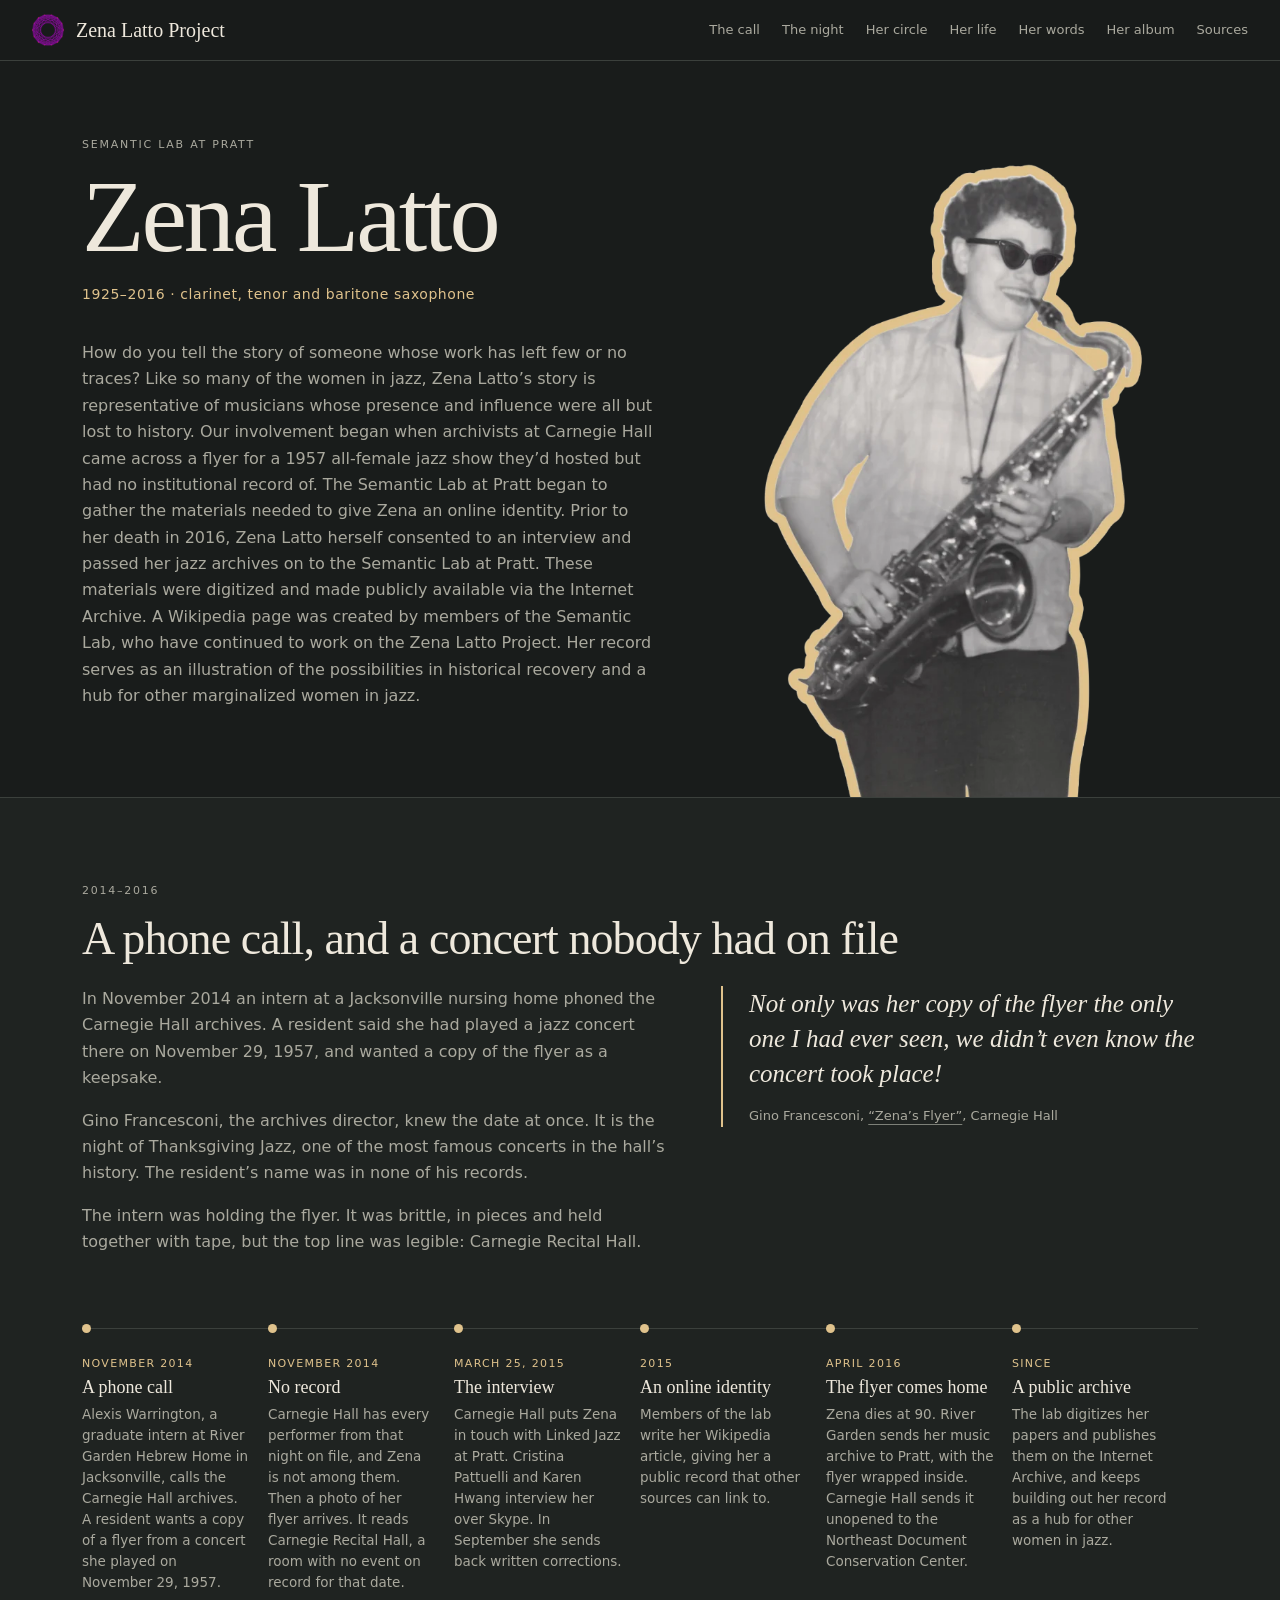
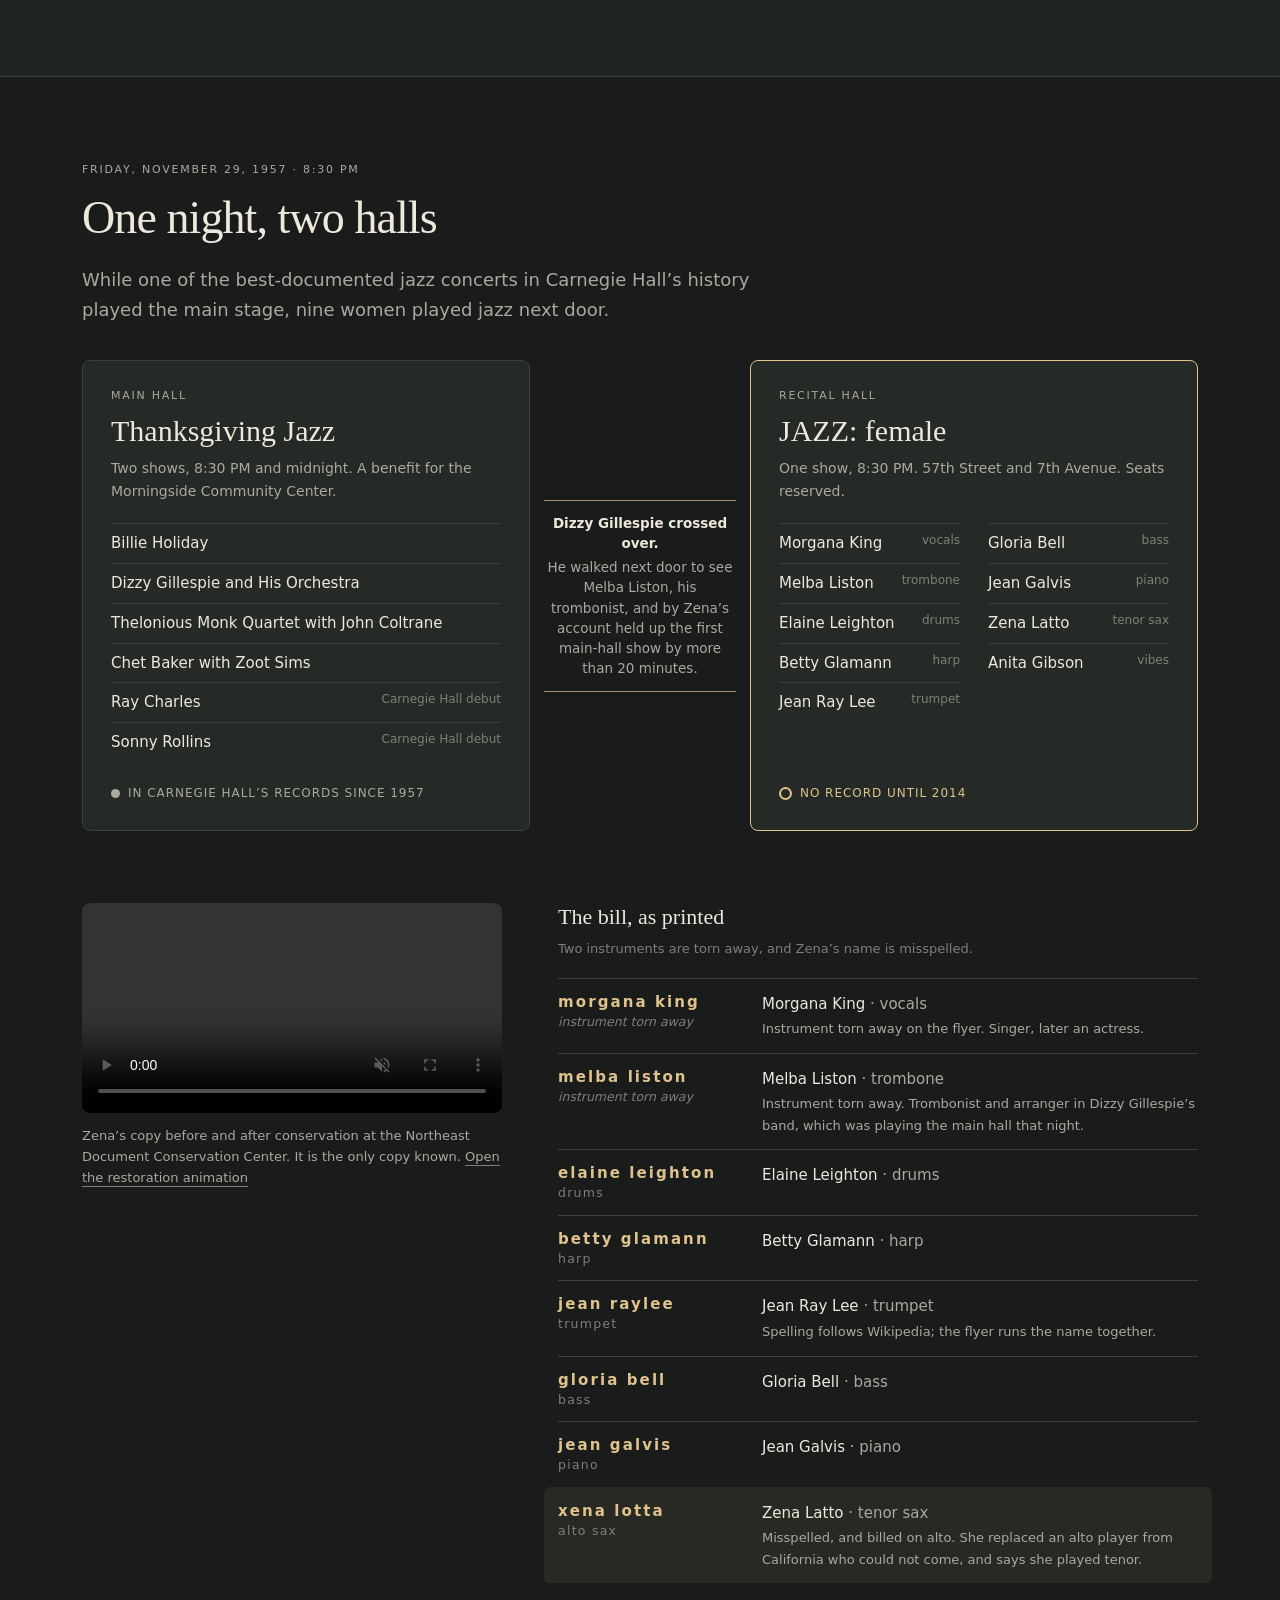
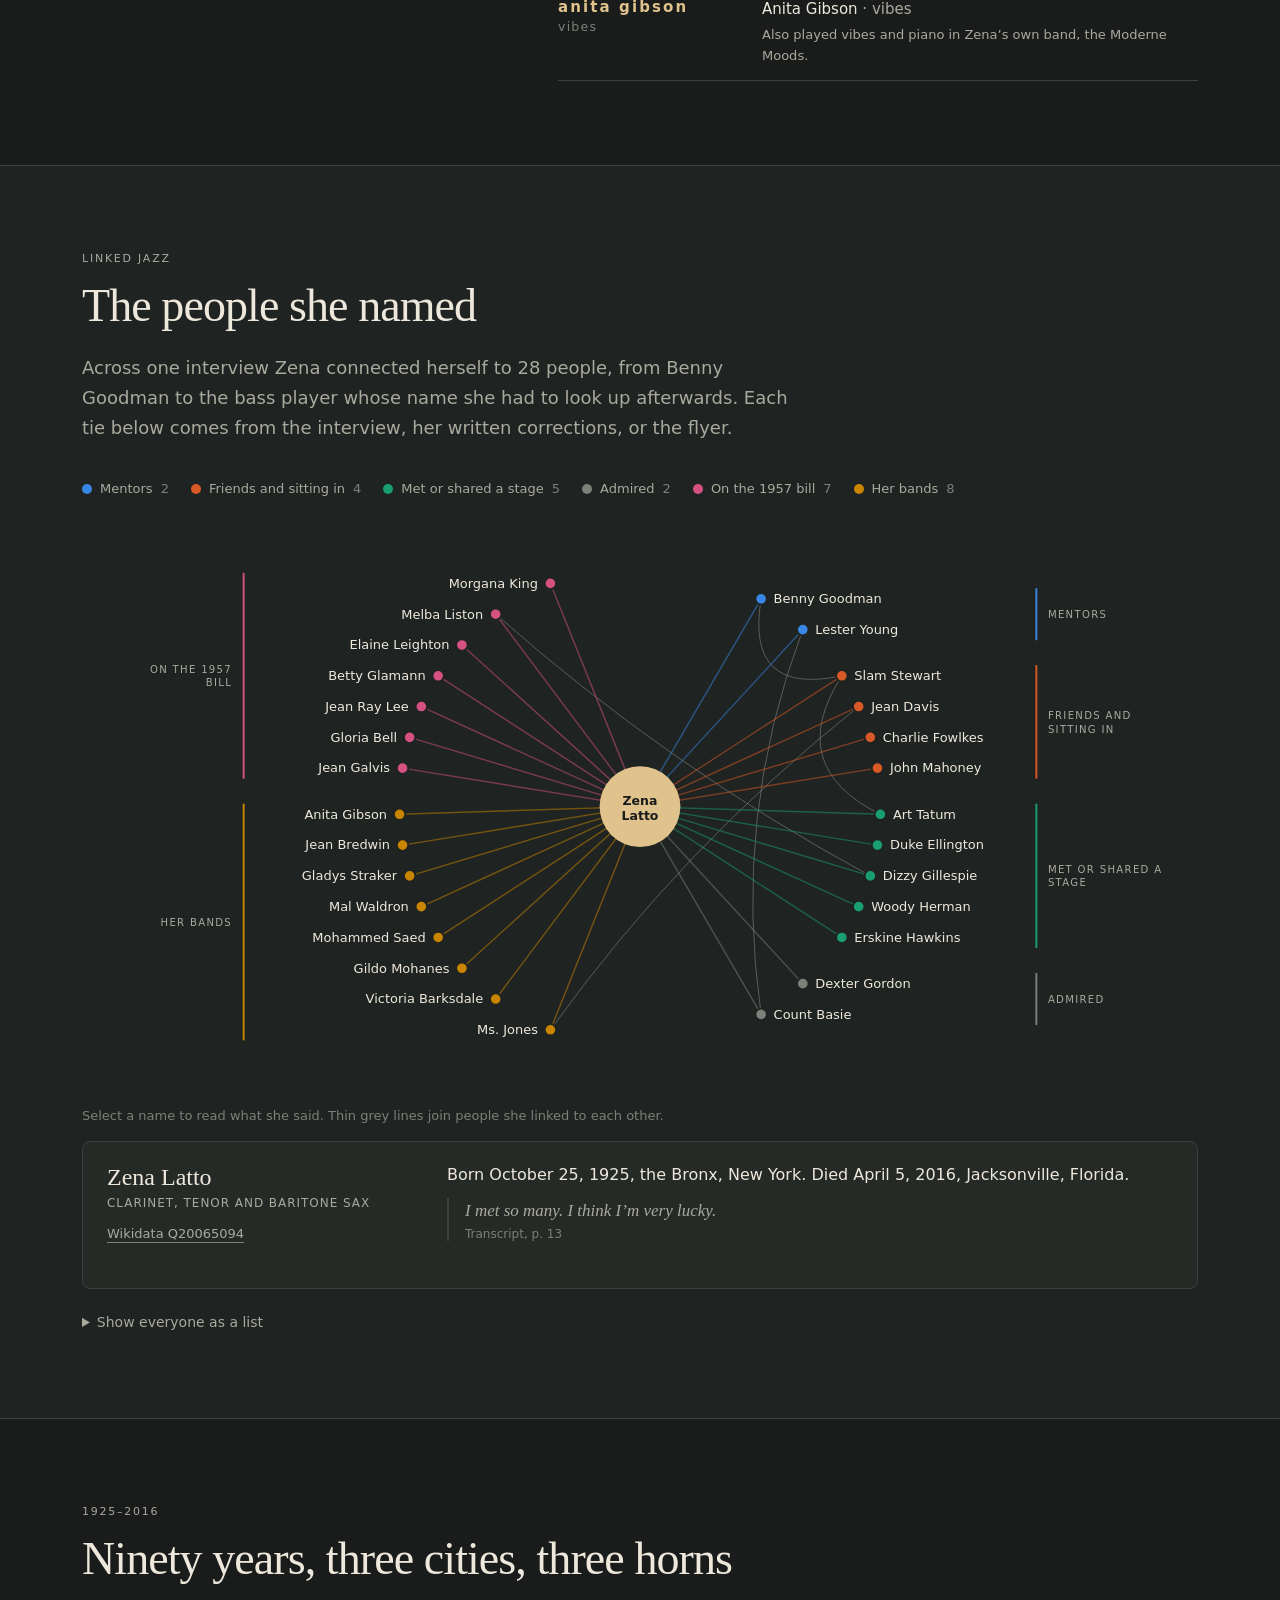
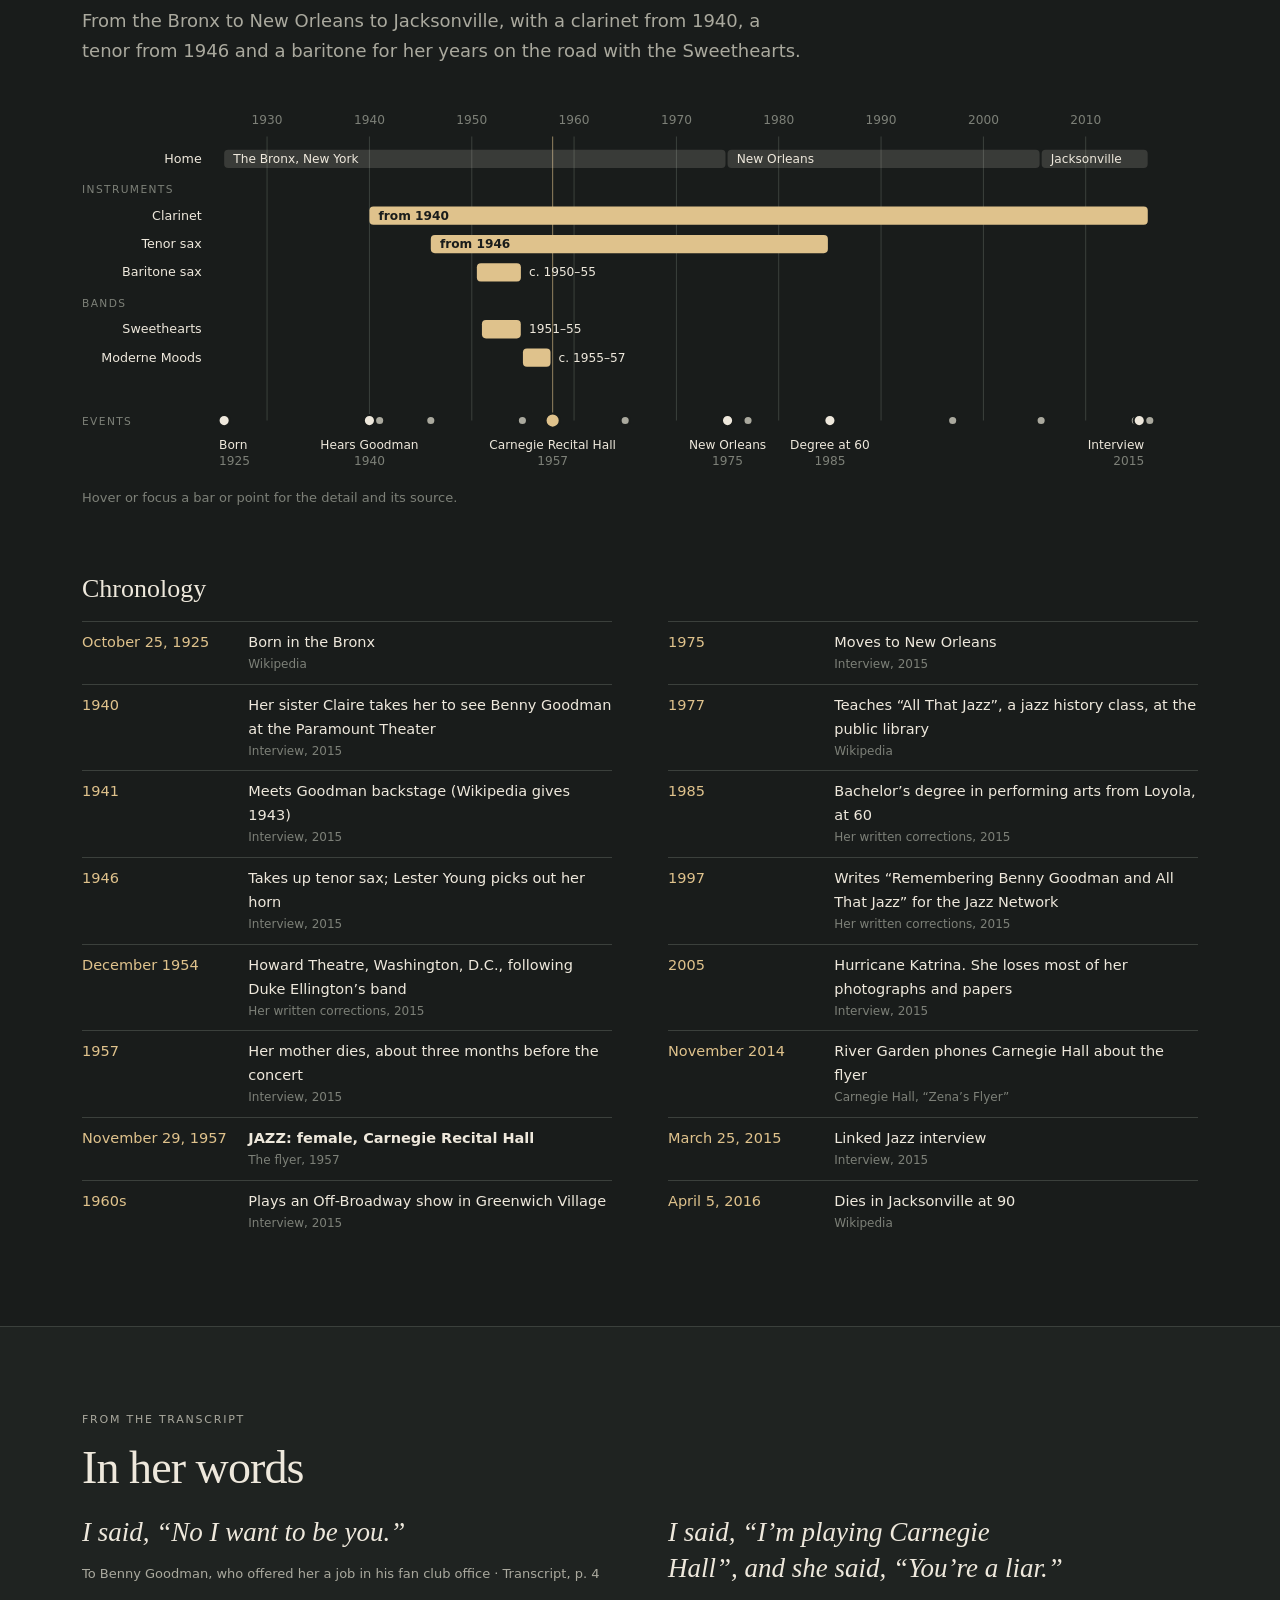
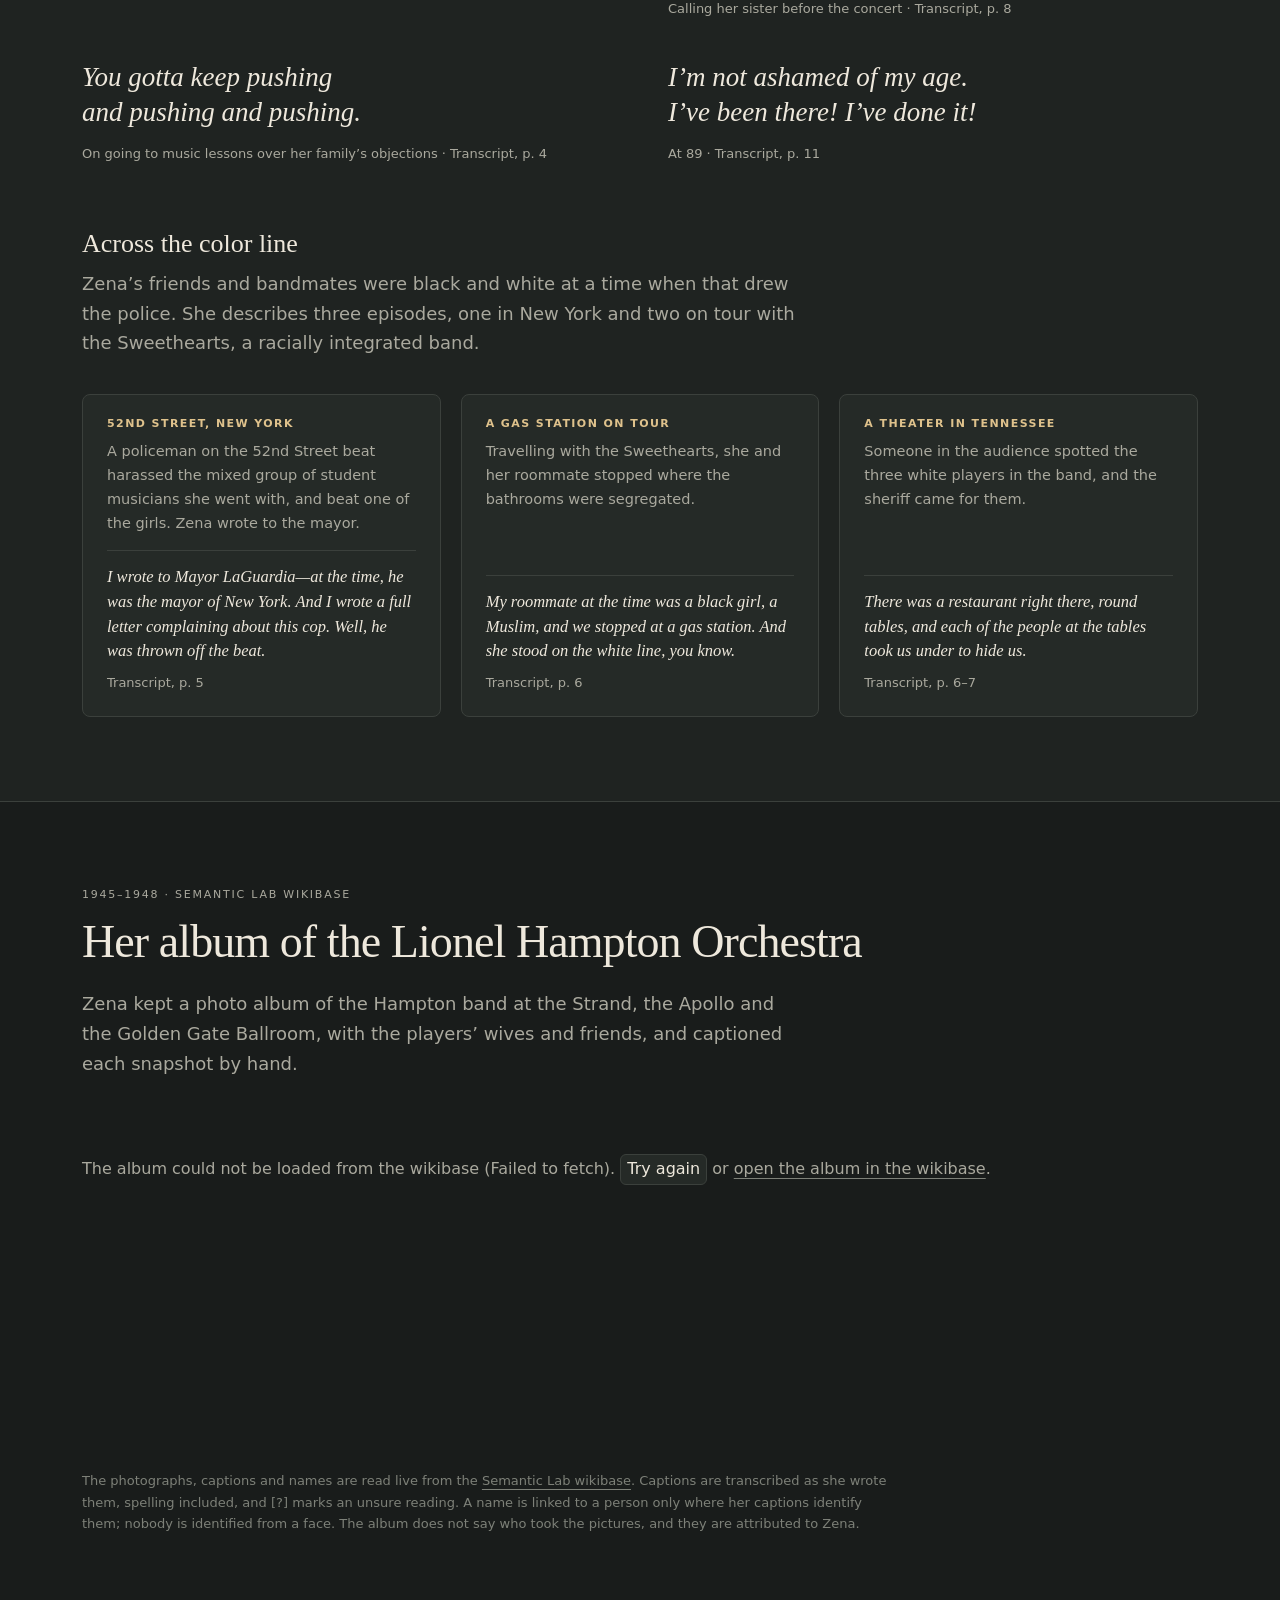
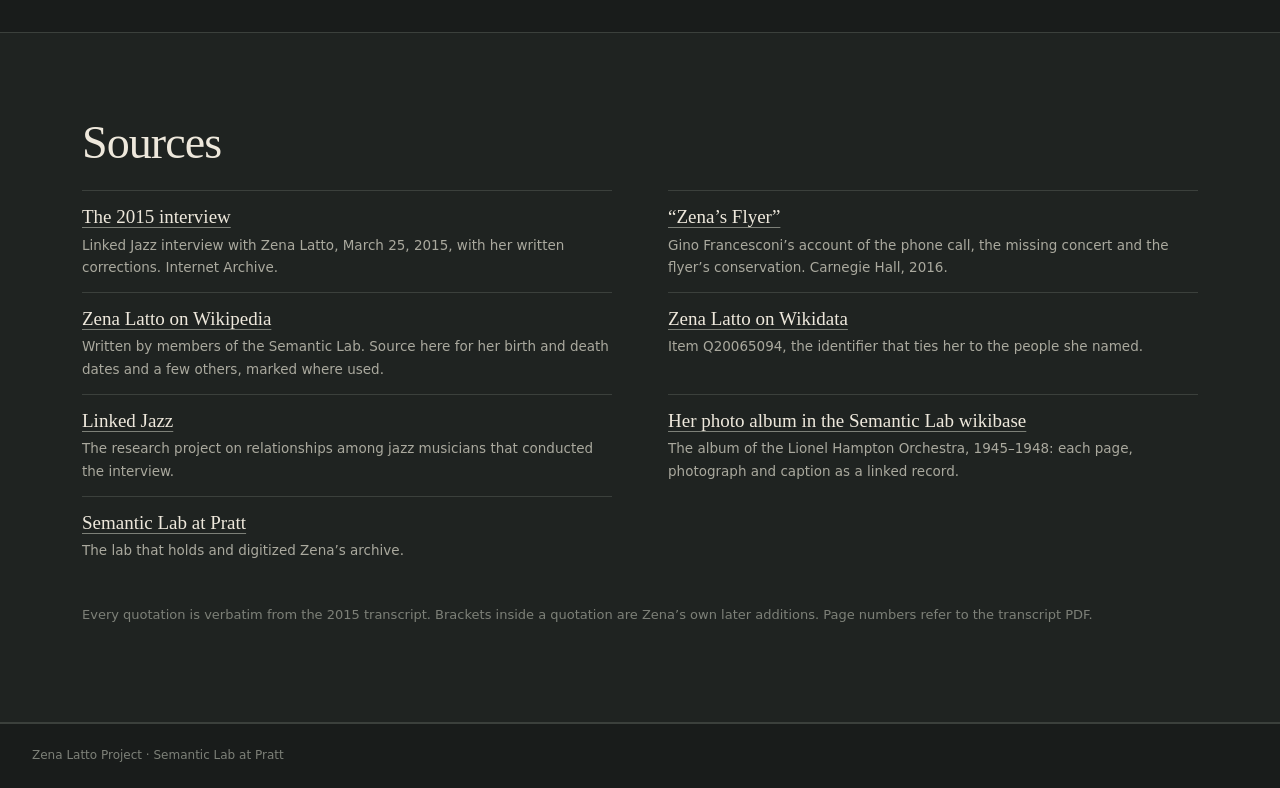
<file: index.html>
<!doctype html>
<html lang="en">
<head>
  <meta charset="utf-8">
  <meta name="viewport" content="width=device-width, initial-scale=1">
  <meta name="color-scheme" content="dark">
  <meta name="description" content="Zena Latto (1925–2016) played clarinet and saxophone with the International Sweethearts of Rhythm and at Carnegie Recital Hall in 1957. The Semantic Lab at Pratt is recovering her record.">
  <title>Zena Latto Project — Semantic Lab at Pratt</title>
  <link rel="stylesheet" href="assets/site.css">
</head>
<body>
  <a class="skip" href="#main">Skip to content</a>

  <header class="top">
    <div class="brand-group">
      <a class="logo" href="https://semlab.io/"><img src="assets/semlab-logo.png" width="32" height="32" alt="Semantic Lab at Pratt"></a>
      <a class="brand" href="#top">Zena Latto Project</a>
    </div>
    <nav aria-label="Sections">
      <a href="#recovery">The call</a>
      <a href="#night">The night</a>
      <a href="#circle">Her circle</a>
      <a href="#life">Her life</a>
      <a href="#words">Her words</a>
      <a href="#album">Her album</a>
      <a href="#sources">Sources</a>
    </nav>
  </header>

  <main id="main">
    <section class="hero" id="top">
      <div class="hero-text">
        <p class="eyebrow">Semantic Lab at Pratt</p>
        <h1>Zena Latto</h1>
        <p class="dates">1925–2016 · clarinet, tenor and baritone saxophone</p>
        <p class="description">How do you tell the story of someone whose work has left few or no traces? Like so many of the women in jazz, Zena Latto’s story is representative of musicians whose presence and influence were all but lost to history. Our involvement began when archivists at Carnegie Hall came across a flyer for a 1957 all-female jazz show they’d hosted but had no institutional record of. The Semantic Lab at Pratt began to gather the materials needed to give Zena an online identity. Prior to her death in 2016, Zena Latto herself consented to an interview and passed her jazz archives on to the Semantic Lab at Pratt. These materials were digitized and made publicly available via the Internet Archive. A Wikipedia page was created by members of the Semantic Lab, who have continued to work on the Zena Latto Project. Her record serves as an illustration of the possibilities in historical recovery and a hub for other marginalized women in jazz.</p>
      </div>
      <figure class="hero-art">
        <img src="restoration/latto-glint-gold.webp" width="613" height="1080" alt="Zena Latto in cat-eye sunglasses, playing a tenor saxophone">
      </figure>
    </section>

    <section id="recovery" class="band">
      <div class="wrap">
        <p class="eyebrow">2014–2016</p>
        <h2>A phone call, and a concert nobody had on file</h2>
        <div class="two-col">
          <div class="prose">
            <p>In November 2014 an intern at a Jacksonville nursing home phoned the Carnegie Hall archives. A resident said she had played a jazz concert there on November 29, 1957, and wanted a copy of the flyer as a keepsake.</p>
            <p>Gino Francesconi, the archives director, knew the date at once. It is the night of Thanksgiving Jazz, one of the most famous concerts in the hall’s history. The resident’s name was in none of his records.</p>
            <p>The intern was holding the flyer. It was brittle, in pieces and held together with tape, but the top line was legible: Carnegie Recital Hall.</p>
          </div>
          <blockquote class="pull">
            <p>Not only was her copy of the flyer the only one I had ever seen, we didn’t even know the concert took place!</p>
            <footer>Gino Francesconi, <a id="link-carnegie-quote" href="#">“Zena’s Flyer”</a>, Carnegie Hall</footer>
          </blockquote>
        </div>
        <ol class="steps" id="steps" aria-label="How the record was recovered"></ol>
      </div>
    </section>

    <section id="night">
      <div class="wrap">
        <p class="eyebrow">Friday, November 29, 1957 · 8:30 PM</p>
        <h2>One night, two halls</h2>
        <p class="section-lead">While one of the best-documented jazz concerts in Carnegie Hall’s history played the main stage, nine women played jazz next door.</p>

        <div class="halls">
          <article class="hall">
            <p class="hall-kind">Main hall</p>
            <h3>Thanksgiving Jazz</h3>
            <p class="hall-meta">Two shows, 8:30 PM and midnight. A benefit for the Morningside Community Center.</p>
            <ul class="bill" id="main-bill"></ul>
            <p class="status status-kept">In Carnegie Hall’s records since 1957</p>
          </article>

          <div class="crossing" aria-label="What connected the two halls">
            <span class="crossing-line" aria-hidden="true"></span>
            <p><strong>Dizzy Gillespie crossed over.</strong> He walked next door to see Melba Liston, his trombonist, and by Zena’s account held up the first main-hall show by more than 20 minutes.</p>
            <span class="crossing-line" aria-hidden="true"></span>
          </div>

          <article class="hall hall-recital">
            <p class="hall-kind">Recital hall</p>
            <h3>JAZZ: female</h3>
            <p class="hall-meta">One show, 8:30 PM. 57th Street and 7th Avenue. Seats reserved.</p>
            <ul class="bill bill-two" id="recital-bill"></ul>
            <p class="status status-lost">No record until 2014</p>
          </article>
        </div>

        <div class="flyer-row">
          <figure class="flyer">
            <video id="flyer-video" src="restoration/restoration-tween.mp4" width="1080" height="1620" muted loop playsinline preload="metadata" aria-label="The torn flyer for JAZZ: female dissolving into its conserved state"></video>
            <figcaption>Zena’s copy before and after conservation at the Northeast Document Conservation Center. It is the only copy known. <a href="restoration/index.html">Open the restoration animation</a></figcaption>
          </figure>
          <div class="lineup-block">
            <h3>The bill, as printed</h3>
            <p class="note">Two instruments are torn away, and Zena’s name is misspelled.</p>
            <ol class="lineup" id="lineup"></ol>
          </div>
        </div>
      </div>
    </section>

    <section id="circle" class="band">
      <div class="wrap">
        <p class="eyebrow">Linked Jazz</p>
        <h2>The people she named</h2>
        <p class="section-lead">Across one interview Zena connected herself to 28 people, from Benny Goodman to the bass player whose name she had to look up afterwards. Each tie below comes from the interview, her written corrections, or the flyer.</p>

        <ul class="legend" id="net-legend" aria-label="Relationship types"></ul>
        <div class="chart-scroll">
          <div class="chart" id="network" role="group" aria-label="Network of the people Zena Latto named"></div>
        </div>
        <p class="hint"><span class="narrow">Scroll sideways to see the whole chart. </span>Select a name to read what she said. Thin grey lines join people she linked to each other.</p>
        <div class="detail" id="net-detail" aria-live="polite"></div>

        <details class="table-view">
          <summary>Show everyone as a list</summary>
          <div id="net-list"></div>
        </details>
      </div>
    </section>

    <section id="life">
      <div class="wrap">
        <p class="eyebrow">1925–2016</p>
        <h2>Ninety years, three cities, three horns</h2>
        <p class="section-lead">From the Bronx to New Orleans to Jacksonville, with a clarinet from 1940, a tenor from 1946 and a baritone for her years on the road with the Sweethearts.</p>

        <div class="chart-scroll">
          <div class="chart chart-timeline" id="timeline" role="group" aria-label="Timeline of Zena Latto’s life"></div>
        </div>
        <p class="hint"><span class="narrow">Scroll sideways to see the whole chart. </span>Hover or focus a bar or point for the detail and its source.</p>

        <h3 class="sub">Chronology</h3>
        <ol class="chrono" id="chrono"></ol>
      </div>
    </section>

    <section id="words" class="band">
      <div class="wrap">
        <p class="eyebrow">From the transcript</p>
        <h2>In her words</h2>
        <div class="quotes" id="quotes"></div>

        <h3 class="sub">Across the color line</h3>
        <p class="section-lead">Zena’s friends and bandmates were black and white at a time when that drew the police. She describes three episodes, one in New York and two on tour with the Sweethearts, a racially integrated band.</p>
        <div class="road" id="road"></div>
      </div>
    </section>

    <section id="album">
      <div class="wrap">
        <p class="eyebrow">1945–1948 · Semantic Lab wikibase</p>
        <h2>Her album of the Lionel Hampton Orchestra</h2>
        <p class="section-lead">Zena kept a photo album of the Hampton band at the Strand, the Apollo and the Golden Gate Ballroom, with the players’ wives and friends, and captioned each snapshot by hand. <span id="album-count"></span></p>

        <div id="album-app"></div>

        <p class="note album-note">The photographs, captions and names are read live from the <a href="https://base.semlab.io/wiki/Item:Q40390">Semantic Lab wikibase</a>. Captions are transcribed as she wrote them, spelling included, and [?] marks an unsure reading. A name is linked to a person only where her captions identify them; nobody is identified from a face. The album does not say who took the pictures, and they are attributed to Zena.</p>
      </div>
    </section>

    <section id="sources" class="band">
      <div class="wrap">
        <h2>Sources</h2>
        <ul class="sources" id="source-list"></ul>
        <p class="note">Every quotation is verbatim from the 2015 transcript. Brackets inside a quotation are Zena’s own later additions. Page numbers refer to the transcript PDF.</p>
      </div>
    </section>
  </main>

  <footer class="foot">
    <span>Zena Latto Project · Semantic Lab at Pratt</span>
  </footer>

  <noscript><p class="noscript">The charts and the photo album on this page need JavaScript. The interview transcript is in the transcript folder.</p></noscript>
  <script src="data/latto.js"></script>
  <script src="assets/site.js"></script>
  <script src="assets/album.js"></script>
</body>
</html>
</file>
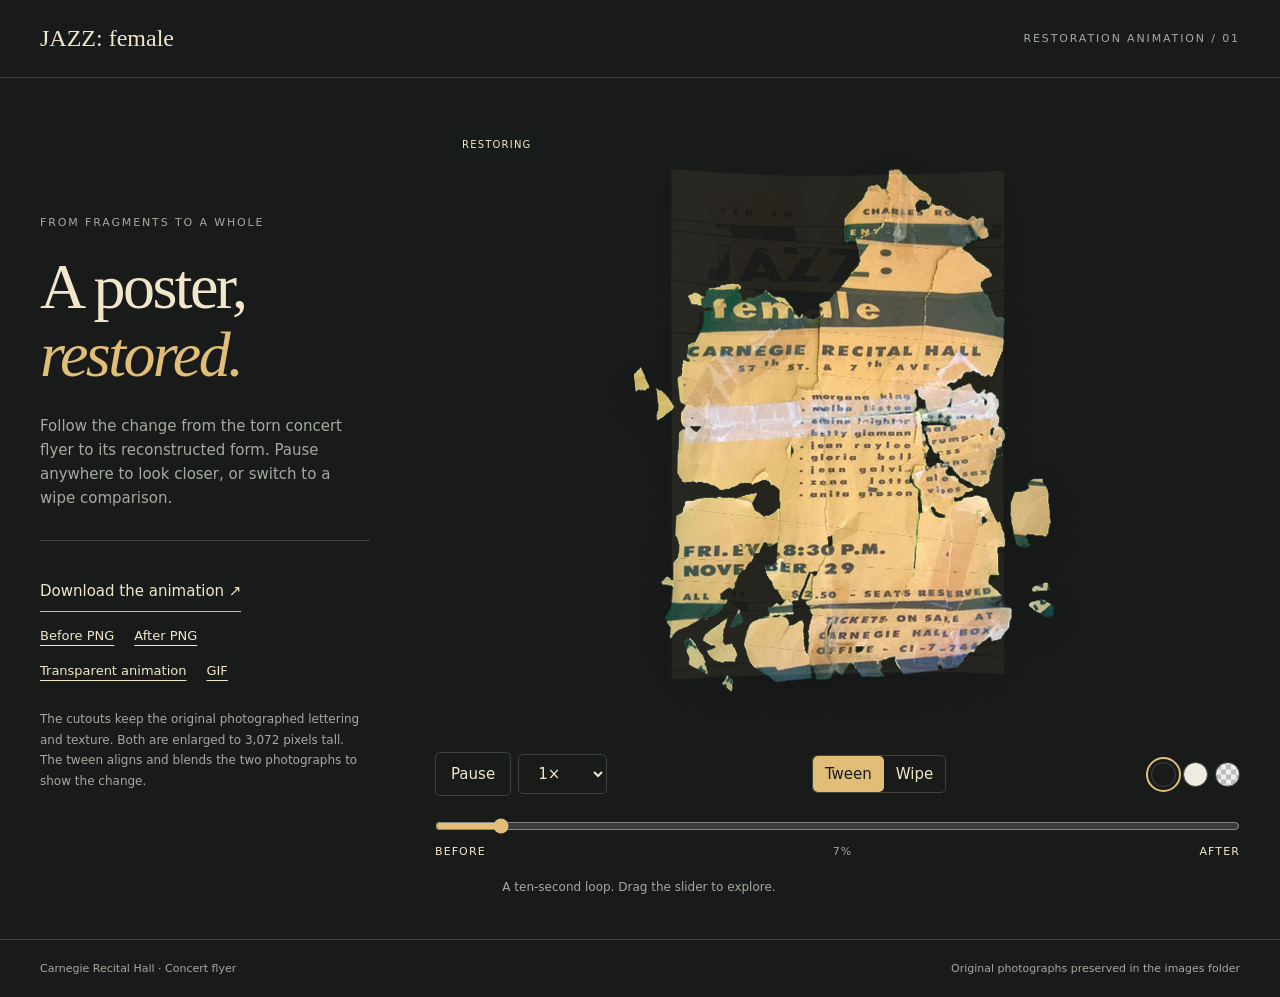
<file: restoration/index.html>
<!doctype html>
<html lang="en">
<head>
  <meta charset="utf-8">
  <meta name="viewport" content="width=device-width, initial-scale=1">
  <meta name="color-scheme" content="dark light">
  <title>JAZZ: female — Restoration animation</title>
  <style>
    :root{color-scheme:dark;--bg:#181b1a;--text:#f2e6ca;--muted:#a4aaa0;--line:#3c433c;--gold:#e2bd78}
    *{box-sizing:border-box}body{margin:0;background:var(--bg);color:var(--text);font:15px/1.6 system-ui,-apple-system,sans-serif}
    a{color:inherit;text-underline-offset:5px}button,select,input{font:inherit}button,select{color:var(--text);background:transparent;border:1px solid var(--line);border-radius:5px;padding:9px 15px;cursor:pointer}button:hover,a:hover{color:var(--gold);border-color:var(--gold)}button:focus-visible,select:focus-visible,input:focus-visible,a:focus-visible{outline:2px solid var(--gold);outline-offset:5px}
    header{max-width:1440px;margin:auto;padding:25px 40px;border-bottom:1px solid var(--line);display:flex;justify-content:space-between;gap:20px;align-items:center}.brand{font:24px Georgia,serif}.eyebrow{font-size:11px;letter-spacing:.17em;text-transform:uppercase;color:var(--muted)}main{max-width:1280px;margin:auto;padding:42px 40px;display:grid;grid-template-columns:330px minmax(0,1fr);gap:65px;align-items:center}h1{font:clamp(42px,5vw,66px)/1.05 Georgia,serif;font-weight:400;letter-spacing:-.04em;margin:22px 0 26px}h1 em{font-weight:400;color:var(--gold)}p{color:var(--muted);max-width:34em}.rule{height:1px;background:var(--line);margin:30px 0}.download{display:inline-block;text-decoration:none;border-bottom:1px solid var(--gold);padding:8px 0;color:var(--text)}.asset-links{display:flex;flex-wrap:wrap;gap:8px 20px;margin-top:14px;font-size:13px}.note{font-size:12px;line-height:1.7;margin-top:28px}.viewer{min-width:0}.stage{position:relative;display:flex;justify-content:center;align-items:center;border-radius:8px;overflow:hidden;min-height:200px;transition:background .2s}.stage[data-bg="light"]{background:#efebe1}.stage[data-bg="checker"]{background-color:#ddd;background-image:conic-gradient(#bbb 25%,transparent 0 50%,#bbb 0 75%,transparent 0);background-size:24px 24px}canvas{display:block;width:100%;max-width:min(100%,calc(68vh * 1000 / 1360));height:auto;aspect-ratio:1000/1360;filter:drop-shadow(0 12px 15px #0002)}.stage-label{position:absolute;left:18px;top:12px;border-radius:3px;background:#181b1adb;color:#f2e6ca;font-size:10px;letter-spacing:.12em;padding:5px 9px;text-transform:uppercase}.toolbar{display:flex;gap:12px;justify-content:space-between;align-items:center;margin-top:20px;flex-wrap:wrap}.group{display:flex;gap:7px;align-items:center}.segmented{display:flex;border:1px solid var(--line);border-radius:5px}.segmented button{border:0;padding:6px 12px}.segmented button[aria-pressed="true"]{background:var(--gold);color:#181b1a}.swatch{width:25px;height:25px;border-radius:50%;padding:0}.swatch[aria-pressed="true"]{outline:2px solid var(--gold);outline-offset:3px}.dark{background:#181b1a}.light{background:#efebe1}.checker{background:repeating-conic-gradient(#bbb 0 25%,#eee 0 50%) 0/10px 10px}.timeline{margin-top:18px}input[type=range]{display:block;width:100%;accent-color:var(--gold);cursor:ew-resize;margin:0;height:24px}.endpoints{display:flex;justify-content:space-between;align-items:center;color:var(--muted);font-size:11px;letter-spacing:.1em}.endpoints button{border:0;padding:5px 0;font-size:11px;letter-spacing:.1em}.caption{font-size:12px;text-align:center;color:var(--muted);margin:12px 0 0}.error{color:#f5b09b}.sr-only{position:absolute;width:1px;height:1px;padding:0;margin:-1px;overflow:hidden;clip:rect(0,0,0,0);white-space:nowrap;border:0}footer{max-width:1440px;margin:auto;padding:20px 40px;border-top:1px solid var(--line);font-size:11px;color:var(--muted);display:flex;justify-content:space-between;gap:20px}
    @media(max-width:800px){header{padding:18px 22px}main{padding:28px 22px;grid-template-columns:1fr;gap:26px}.intro h1{font-size:42px;margin:14px 0}.intro h1 br{display:none}.intro p{margin:12px 0}.rule{margin:20px 0}.asset-links{margin-top:6px}.note{margin-top:16px!important}.eyebrow{font-size:10px}canvas{max-width:min(100%,calc(65vh * 1000 / 1360))}footer{padding:20px 22px;flex-wrap:wrap}.toolbar{gap:15px}.group{gap:10px}}
    @media(prefers-reduced-motion:reduce){*{transition:none!important}}
  </style>
</head>
<body>
  <header><div class="brand">JAZZ: female</div><span class="eyebrow">Restoration animation / 01</span></header>
  <main>
    <div class="intro">
      <div class="eyebrow">From fragments to a whole</div>
      <h1>A poster,<br> <em>restored.</em></h1>
      <p>Follow the change from the torn concert flyer to its reconstructed form. Pause anywhere to look closer, or switch to a wipe comparison.</p>
      <div class="rule"></div>
      <a class="download" href="restoration-tween.mp4" download>Download the animation <span aria-hidden="true">↗</span></a>
      <div class="asset-links"><a href="flyer-before-upscaled.png" download>Before PNG</a><a href="flyer-after-upscaled.png" download>After PNG</a></div>
      <div class="asset-links"><a href="restoration-tween-transparent.webp" download>Transparent animation</a><a href="restoration-tween.gif" download>GIF</a></div>
      <p class="note">The cutouts keep the original photographed lettering and texture. Both are enlarged to 3,072 pixels tall. The tween aligns and blends the two photographs to show the change.</p>
    </div>
    <section class="viewer" aria-label="Interactive poster restoration">
      <div class="stage" id="stage" data-bg="dark">
        <canvas id="poster" width="1000" height="1360" role="img" aria-label="Animated comparison of the torn and reconstructed jazz concert posters">Open the <a href="restoration-tween.mp4">restoration video</a> to view the animation.</canvas>
        <span class="stage-label" id="phase">Loading posters…</span>
      </div>
      <div class="toolbar">
        <div class="group"><button id="play" type="button" disabled>Play</button><label class="sr-only" for="speed">Playback speed</label><select id="speed"><option value="0.5">0.5×</option><option value="1" selected>1×</option><option value="2">2×</option></select></div>
        <div class="segmented" aria-label="Comparison mode"><button id="tween" type="button" aria-pressed="true">Tween</button><button id="wipe" type="button" aria-pressed="false">Wipe</button></div>
        <div class="group" aria-label="Preview background"><button class="swatch dark" data-bg="dark" type="button" aria-label="Dark background" aria-pressed="true"></button><button class="swatch light" data-bg="light" type="button" aria-label="Light background" aria-pressed="false"></button><button class="swatch checker" data-bg="checker" type="button" aria-label="Transparency checkerboard" aria-pressed="false"></button></div>
      </div>
      <div class="timeline"><label class="sr-only" for="progress">Restoration progress</label><input id="progress" type="range" min="0" max="1000" step="1" value="0" aria-valuetext="Before restoration"><div class="endpoints"><button id="before" type="button">BEFORE</button><output id="percent" for="progress">0%</output><button id="after" type="button">AFTER</button></div></div>
      <p class="caption" id="caption">A ten-second loop. Drag the slider to explore.</p>
      <noscript><p><a href="restoration-tween.mp4">Watch the video</a> or <a href="restoration-tween.gif">open the looping GIF</a>.</p></noscript>
    </section>
  </main>
  <footer><span>Carnegie Recital Hall · Concert flyer</span><span>Original photographs preserved in the images folder</span></footer>
  <script src="tween-config.js"></script>
  <script src="preview.js"></script>
</body>
</html>
</file>
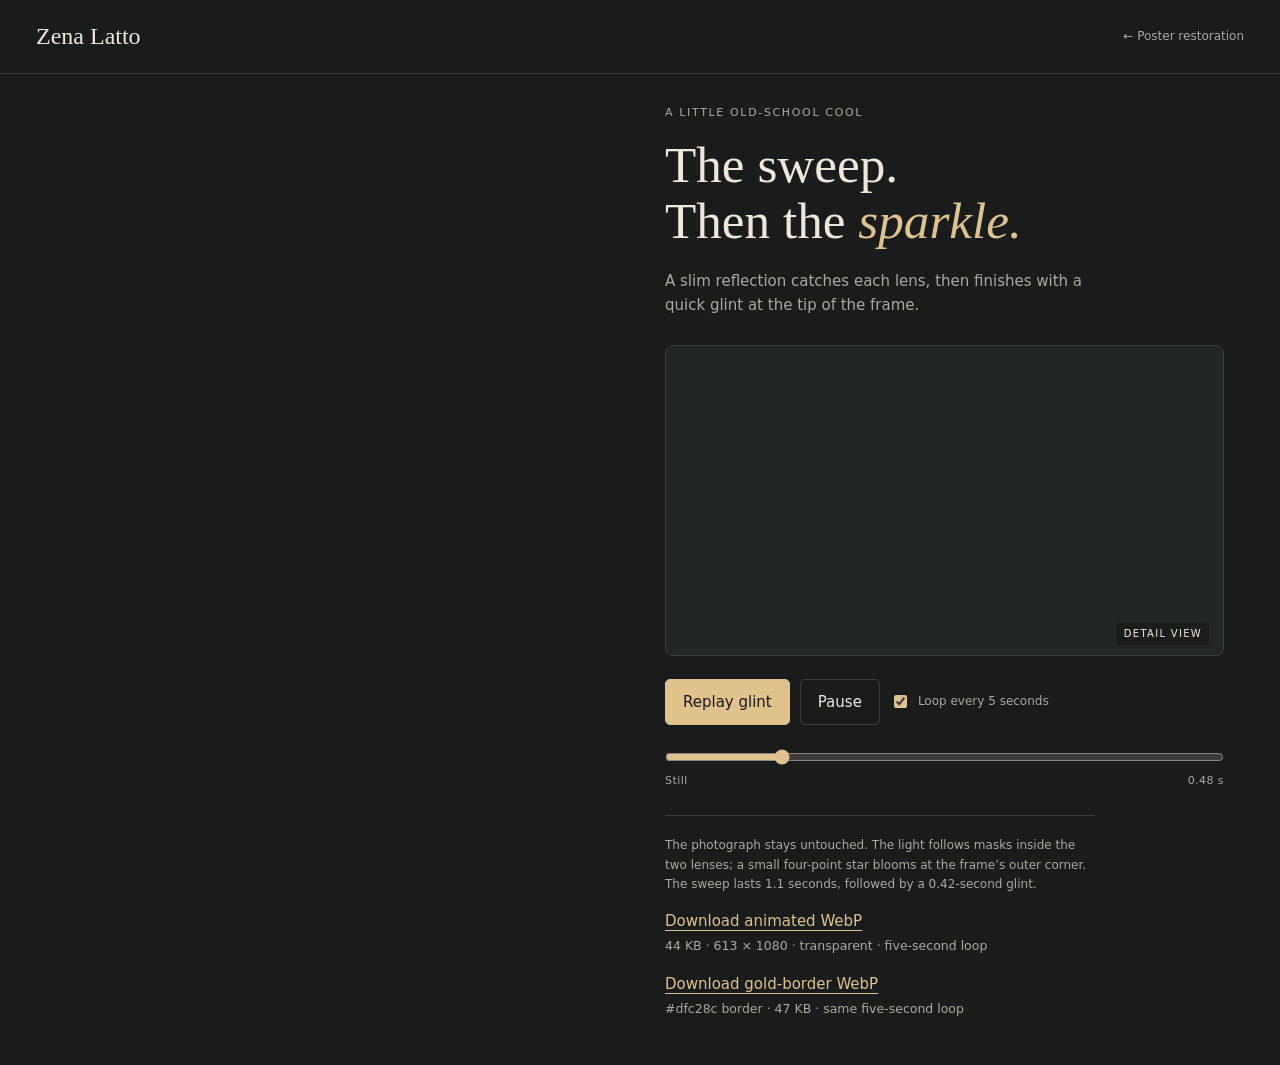
<file: restoration/latto-glint.html>
<!doctype html>
<html lang="en">
<head>
  <meta charset="utf-8">
  <meta name="viewport" content="width=device-width,initial-scale=1">
  <title>Zena Latto — sunglasses glint</title>
  <style>
    :root{color-scheme:dark;--bg:#191c1b;--ink:#eee8dc;--muted:#aaa99e;--line:#3b403c;--accent:#dfc28c}*{box-sizing:border-box}body{margin:0;background:var(--bg);color:var(--ink);font:15px/1.6 system-ui,-apple-system,sans-serif}header{max-width:1360px;margin:auto;padding:23px 36px;border-bottom:1px solid var(--line);display:flex;justify-content:space-between;gap:20px;align-items:center}header a{color:var(--muted);text-decoration:none;font-size:12px}header span{font:24px Georgia,serif}main{max-width:1240px;margin:auto;padding:30px 36px;display:grid;grid-template-columns:minmax(260px,1fr) minmax(300px,1fr);gap:50px;align-items:center}.portrait{height:calc(100vh - 145px);min-height:500px;max-height:930px;display:flex;justify-content:center}.portrait svg{height:100%;width:auto;max-width:100%;overflow:visible}.eyebrow{color:var(--muted);font-size:11px;text-transform:uppercase;letter-spacing:.15em}h1{font:clamp(38px,4vw,58px)/1.1 Georgia,serif;font-weight:400;margin:15px 0 20px}p{color:var(--muted);max-width:430px}h1 em{font-weight:400;color:var(--accent)}.detail{margin:28px 0 10px;position:relative;border:1px solid var(--line);border-radius:8px;overflow:hidden;background:#222725}.detail svg{width:100%;height:auto;display:block;aspect-ratio:740/410}.detail-label{position:absolute;right:14px;bottom:10px;font-size:10px;letter-spacing:.13em;color:#eee8dc;background:#191c1bdb;padding:3px 7px;border-radius:3px}.toolbar{display:flex;gap:10px;align-items:center;flex-wrap:wrap;margin-top:23px}button{border:1px solid var(--line);border-radius:5px;padding:10px 17px;font:inherit;cursor:pointer;background:transparent;color:var(--ink)}button.primary{color:#191c1b;background:var(--accent);border-color:var(--accent)}button:hover{filter:brightness(1.12)}button:focus-visible,input:focus-visible,a:focus-visible{outline:2px solid var(--accent);outline-offset:4px}label{display:flex;align-items:center;gap:8px;color:var(--muted);font-size:12px}input{accent-color:var(--accent)}input[type=range]{width:100%;margin:0;cursor:ew-resize}.timeline{margin-top:23px}.timeline-row{display:flex;justify-content:space-between;color:var(--muted);font-size:11px;letter-spacing:.04em}.description{font-size:12px;border-top:1px solid var(--line);padding-top:20px;margin-top:26px}.sr-only{position:absolute;width:1px;height:1px;margin:-1px;overflow:hidden;clip:rect(0,0,0,0)}.error{color:#ffb2a5}
    @media(max-width:760px){header{padding:18px 22px}main{padding:24px 22px;grid-template-columns:1fr;gap:26px}.portrait{height:55vh;min-height:340px;grid-row:2}.controls{grid-row:1}h1{font-size:39px}.detail{margin-top:22px}.description{margin-bottom:0}}
  </style>
</head>
<body>
  <header><span>Zena Latto</span><a href="index.html">← Poster restoration</a></header>
  <main>
    <div class="portrait">
      <svg viewBox="0 0 3072 5412" role="img" aria-label="Zena Latto playing saxophone, with an animated light reflection on her sunglasses">
        <defs>
          <clipPath id="lens-mask" clipPathUnits="userSpaceOnUse">
            <path d="M1779 927 C1799 902 1837 924 1870 946 C1892 961 1915 978 1920 994 C1928 1031 1896 1068 1861 1076 C1837 1084 1815 1072 1802 1049 C1788 1020 1775 976 1776 949 C1776 938 1777 932 1779 927 Z"/>
            <path d="M1990 1018 C2013 989 2059 984 2107 989 C2138 990 2149 1002 2140 1029 C2130 1066 2106 1099 2070 1113 C2035 1131 2009 1123 1994 1108 C1977 1090 1972 1054 1979 1037 Z"/>
          </clipPath>
          <linearGradient id="reflection" x1="0" x2="1" y1="0" y2="0">
            <stop offset="0" stop-color="#fff" stop-opacity="0"/>
            <stop offset=".23" stop-color="#fff" stop-opacity=".08"/>
            <stop offset=".43" stop-color="#fff" stop-opacity=".34"/>
            <stop offset=".51" stop-color="#fff" stop-opacity=".78"/>
            <stop offset=".60" stop-color="#fff" stop-opacity=".27"/>
            <stop offset="1" stop-color="#fff" stop-opacity="0"/>
          </linearGradient>
          <radialGradient id="sparkle-glow"><stop offset="0" stop-color="#fff" stop-opacity=".65"/><stop offset=".25" stop-color="#fff" stop-opacity=".22"/><stop offset="1" stop-color="#fff" stop-opacity="0"/></radialGradient>
          <g id="latto-art">
            <image id="latto-photo" href="latto-cutout.png" width="3072" height="5412"/>
            <g clip-path="url(#lens-mask)">
              <g id="reflection-beam" opacity="0" transform="translate(1680 1020) rotate(-18)">
                <rect x="-57" y="-270" width="114" height="540" fill="url(#reflection)"/>
                <rect x="-4" y="-270" width="5" height="540" fill="#fff" opacity=".22"/>
              </g>
            </g>
            <g id="tip-sparkle" opacity="0" transform="translate(2178 1007) scale(0)">
              <circle r="60" fill="url(#sparkle-glow)"/>
              <path d="M0 -43 C3 -10 5 -5 29 0 C5 5 3 10 0 43 C-3 10 -5 5 -29 0 C-5 -5 -3 -10 0 -43Z" fill="white"/>
              <circle r="3" fill="white"/>
            </g>
          </g>
        </defs>
        <use href="#latto-art"/>
      </svg>
    </div>
    <section class="controls" aria-label="Sunglasses reflection preview">
      <div class="eyebrow">A little old-school cool</div>
      <h1>The sweep.<br>Then the <em>sparkle.</em></h1>
      <p>A slim reflection catches each lens, then finishes with a quick glint at the tip of the frame.</p>
      <div class="detail">
        <svg viewBox="1530 810 740 410" role="img" aria-label="Close-up of the sunglasses reflection"><use href="#latto-art"/></svg>
        <span class="detail-label">DETAIL VIEW</span>
      </div>
      <div class="toolbar">
        <button class="primary" id="replay" type="button">Replay glint</button>
        <button id="pause" type="button">Pause</button>
        <label><input id="loop" type="checkbox" checked> Loop every 5 seconds</label>
      </div>
      <div class="timeline">
        <label class="sr-only" for="time">Scrub through the light effect</label>
        <input id="time" type="range" min="0" max="2400" value="0" step="1" aria-valuetext="Still">
        <div class="timeline-row"><span id="phase">Still</span><output id="timestamp" for="time">0.00 s</output></div>
      </div>
      <p class="description">The photograph stays untouched. The light follows masks inside the two lenses; a small four-point star blooms at the frame’s outer corner. The sweep lasts 1.1 seconds, followed by a 0.42-second glint.</p>
      <p><a href="latto-glint.webp" download style="color:var(--accent);text-underline-offset:4px">Download animated WebP</a><br><small>44 KB · 613 × 1080 · transparent · five-second loop</small></p>
      <p><a href="latto-glint-gold.webp" download style="color:var(--accent);text-underline-offset:4px">Download gold-border WebP</a><br><small>#dfc28c border · 47 KB · same five-second loop</small></p>
      <noscript><p>Enable JavaScript to play the effect.</p></noscript>
    </section>
  </main>
  <script src="latto-glint.js"></script>
</body>
</html>
</file>
<file: assets/site.css>
/* Zena Latto Project styles. Tokens match the restoration pages. */
:root {
  color-scheme: dark;
  --bg: #191c1b;
  --band: #1f2321;
  --panel: #252a27;
  --ink: #eee8dc;
  --muted: #aaa99e;
  --faint: #7d8078;
  --line: #3b403c;
  --accent: #dfc28c;
  --video-bg: #171918;

  /* Chart series: validated on --bg in this order (dataviz validate_palette.js, dark). */
  --s-blue: #3987e5;
  --s-orange: #d95926;
  --s-aqua: #199e70;
  --s-yellow: #c98500;
  --s-magenta: #d55181;
  --s-gray: #7d8078;

  --serif: Georgia, 'Iowan Old Style', 'Times New Roman', serif;
  --sans: system-ui, -apple-system, 'Segoe UI', sans-serif;
}

* { box-sizing: border-box; }
html { scroll-behavior: smooth; scroll-padding-top: 70px; }
body { margin: 0; background: var(--bg); color: var(--ink); font: 16px/1.65 var(--sans); }
img, video { max-width: 100%; height: auto; display: block; }
a { color: inherit; text-underline-offset: 4px; text-decoration-color: var(--faint); }
a:hover { color: var(--accent); text-decoration-color: var(--accent); }
:focus-visible { outline: 2px solid var(--accent); outline-offset: 3px; border-radius: 2px; }
.skip { position: absolute; left: -999px; top: 8px; background: var(--accent); color: var(--bg); padding: 8px 14px; z-index: 20; }
.skip:focus { left: 8px; }

/* Header */
.top { position: sticky; top: 0; z-index: 10; display: flex; justify-content: space-between; align-items: center; gap: 20px; padding: 14px 32px; background: #191c1bee; backdrop-filter: blur(8px); border-bottom: 1px solid var(--line); }
.brand-group { display: flex; align-items: center; gap: 12px; }
.logo { flex: none; }
.logo img { width: 32px; height: 32px; }
.brand { font: 20px var(--serif); text-decoration: none; white-space: nowrap; }
.top nav { display: flex; gap: 22px; font-size: 13px; overflow-x: auto; }
.top nav a { color: var(--muted); text-decoration: none; white-space: nowrap; }
.top nav a:hover { color: var(--accent); }

/* Layout */
.wrap { max-width: 1180px; margin: 0 auto; padding: 0 32px; }
section { padding: 84px 0; }
.band { background: var(--band); border-block: 1px solid var(--line); }
.eyebrow { margin: 0 0 12px; font-size: 11px; letter-spacing: .16em; text-transform: uppercase; color: var(--muted); }
h1, h2, h3 { font-family: var(--serif); font-weight: 400; text-wrap: balance; }
h1 { font-size: clamp(54px, 8vw, 104px); line-height: 1; letter-spacing: -.03em; margin: 0 0 14px; }
h2 { font-size: clamp(30px, 3.6vw, 46px); line-height: 1.12; letter-spacing: -.02em; margin: 0 0 22px; max-width: 20em; }
h3 { font-size: 22px; line-height: 1.25; margin: 0 0 8px; }
h3.sub { margin-top: 64px; font-size: 26px; }
p { margin: 0 0 1em; }
.prose p, .section-lead { color: var(--muted); max-width: 40em; }
.section-lead { font-size: 18px; margin-bottom: 36px; }
.note, .hint { font-size: 13px; color: var(--faint); }
.hint { margin-top: 10px; }
.hint .narrow { display: none; }
@media (max-width: 900px) { .hint .narrow { display: inline; } }

/* Hero */
.hero { max-width: 1180px; margin: 0 auto; padding: 56px 32px 0; display: grid; grid-template-columns: minmax(0, 1.15fr) minmax(0, .85fr); gap: 48px; align-items: end; }
.hero-text { padding-bottom: 72px; }
.hero-text p { color: var(--muted); max-width: 36em; }
.hero .dates { font-size: 14px; letter-spacing: .04em; color: var(--accent); margin-bottom: 34px; }
/* The portrait runs past the bottom of the hero so the section divider crops it. */
.hero-art { --portrait-h: min(84vh, 820px); margin: 0; display: flex; justify-content: center; align-items: flex-start; overflow: hidden; }
.hero-art img { height: var(--portrait-h); width: auto; max-width: none; margin-bottom: calc(var(--portrait-h) * -0.1); }

/* Recovery */
.two-col { display: grid; grid-template-columns: minmax(0, 1.1fr) minmax(0, .9fr); gap: 56px; align-items: start; }
.pull { margin: 0; padding-left: 26px; border-left: 2px solid var(--accent); }
.pull p { font: italic 25px/1.4 var(--serif); margin-bottom: 14px; }
.pull footer { font-size: 13px; color: var(--muted); }
.steps { list-style: none; margin: 56px 0 0; padding: 0; display: grid; grid-template-columns: repeat(6, minmax(0, 1fr)); gap: 0; counter-reset: step; }
.steps li { position: relative; padding: 26px 18px 0 0; border-top: 1px solid var(--line); counter-increment: step; }
.steps li::before { content: ''; position: absolute; top: -5px; left: 0; width: 9px; height: 9px; border-radius: 50%; background: var(--accent); }
.steps .when { font-size: 11px; letter-spacing: .12em; text-transform: uppercase; color: var(--accent); margin-bottom: 4px; }
.steps h3 { font-size: 18px; margin-bottom: 6px; }
.steps p { font-size: 13.5px; line-height: 1.55; color: var(--muted); margin: 0; }

/* Two halls */
.halls { display: grid; grid-template-columns: minmax(0, 1fr) 220px minmax(0, 1fr); gap: 0; align-items: stretch; margin-bottom: 72px; }
.hall { background: var(--panel); border: 1px solid var(--line); border-radius: 8px; padding: 26px 28px; display: flex; flex-direction: column; }
.hall-recital { border-color: var(--accent); }
.hall-kind { font-size: 11px; letter-spacing: .16em; text-transform: uppercase; color: var(--muted); margin-bottom: 6px; }
.hall h3 { font-size: 30px; }
.hall-meta { font-size: 14px; color: var(--muted); }
.bill { list-style: none; margin: 6px 0 22px; padding: 0; font-size: 15px; }
.bill li { padding: 7px 0; border-top: 1px solid var(--line); display: flex; justify-content: space-between; gap: 12px; }
.bill li small { color: var(--faint); font-size: 12px; white-space: nowrap; }
.bill-two { columns: 2; column-gap: 28px; }
.bill-two li { break-inside: avoid; }
.status { margin: auto 0 0; font-size: 12px; letter-spacing: .08em; text-transform: uppercase; display: flex; align-items: center; gap: 8px; }
.status::before { content: ''; width: 9px; height: 9px; border-radius: 50%; flex: none; }
.status-kept { color: var(--muted); }
.status-kept::before { background: var(--muted); }
.status-lost { color: var(--accent); }
.status-lost::before { border: 2px solid var(--accent); }
.crossing { display: flex; flex-direction: column; justify-content: center; align-items: center; padding: 0 14px; text-align: center; }
.crossing p { font-size: 13.5px; line-height: 1.5; color: var(--muted); margin: 12px 0; }
.crossing strong { display: block; color: var(--ink); font-weight: 600; margin-bottom: 4px; }
.crossing-line { width: 100%; height: 1px; background: var(--accent); opacity: .7; }

.flyer-row { display: grid; grid-template-columns: minmax(0, 420px) minmax(0, 1fr); gap: 56px; align-items: start; }
.flyer { margin: 0; }
.flyer video { width: 100%; background: var(--video-bg); border-radius: 8px; }
.flyer figcaption { font-size: 13px; color: var(--muted); margin-top: 12px; }
.lineup { list-style: none; margin: 18px 0 0; padding: 0; }
.lineup li { display: grid; grid-template-columns: 11.5em minmax(0, 1fr); gap: 4px 20px; padding: 13px 0; border-top: 1px solid var(--line); }
.lineup li:last-child { border-bottom: 1px solid var(--line); }
.lineup .printed { font: 600 15px/1.4 var(--sans); letter-spacing: .14em; text-transform: lowercase; color: var(--accent); }
.lineup .printed small { display: block; font-weight: 400; letter-spacing: .1em; color: var(--faint); }
.lineup .printed small.lost { font-style: italic; letter-spacing: 0; text-transform: none; }
.lineup .who { font-size: 15px; }
.lineup .who span { color: var(--muted); }
.lineup .who p { font-size: 13px; color: var(--muted); margin: 2px 0 0; }
.lineup li.self { background: #dfc28c14; margin: 0 -14px; padding-inline: 14px; border-radius: 6px; border-top-color: transparent; }
.lineup li.self + li { border-top-color: transparent; }

/* Charts (sans throughout) */
.chart-scroll { overflow-x: auto; margin: 0 -32px; padding: 0 32px; }
.chart { position: relative; min-width: 820px; font-family: var(--sans); }
.chart svg { display: block; width: 100%; height: auto; overflow: visible; }
.legend { list-style: none; display: flex; flex-wrap: wrap; gap: 8px 22px; margin: 0 0 18px; padding: 0; font-size: 13px; color: var(--muted); }
.legend li { display: flex; align-items: center; gap: 8px; }
.legend i { width: 10px; height: 10px; border-radius: 50%; flex: none; }
.legend b { font-weight: 400; color: var(--faint); }

.net .edge { stroke-width: 1.5; opacity: .5; transition: opacity .15s; }
.net .tie { fill: none; stroke: var(--muted); stroke-width: 1; opacity: .45; transition: opacity .15s; }
.net .node { cursor: pointer; transition: opacity .15s; }
.net .node circle { stroke: var(--band); stroke-width: 2; }
.net .node text { fill: var(--ink); font-size: 13.5px; }
.net .node .hit { fill: transparent; }
.net .node:focus { outline: none; }
.net .node:focus-visible .hit { stroke: var(--accent); stroke-width: 1.5; }
.net .node.on text { font-weight: 600; }
.net .node.on circle { stroke: var(--ink); }
.net.active .node:not(.on):not(.near) { opacity: .28; }
.net.active .edge:not(.on) { opacity: .1; }
.net.active .edge.on { opacity: 1; stroke-width: 2; }
.net.active .tie:not(.on) { opacity: .08; }
.net.active .tie.on { opacity: 1; stroke: var(--ink); }
.net .group-rule { stroke-width: 2; }
.net .group-label { fill: var(--muted); font-size: 10.5px; letter-spacing: .13em; text-transform: uppercase; }
.net .ego circle { fill: var(--accent); }
.net .ego text { fill: var(--bg); font: 600 13px var(--sans); }

.detail { margin-top: 14px; min-height: 148px; background: var(--panel); border: 1px solid var(--line); border-radius: 8px; padding: 20px 24px; display: grid; grid-template-columns: minmax(0, 300px) minmax(0, 1fr); gap: 8px 40px; }
.detail h3 { font-size: 24px; margin: 0 0 2px; }
.detail .meta { font-size: 12px; letter-spacing: .08em; text-transform: uppercase; color: var(--muted); display: flex; align-items: center; gap: 8px; margin: 0; }
.detail .meta i { width: 9px; height: 9px; border-radius: 50%; flex: none; }
.detail .links { font-size: 13px; margin: 10px 0 0; color: var(--muted); }
.detail .said { color: var(--ink); margin: 0 0 10px; max-width: 46em; }
.detail blockquote { margin: 0; padding-left: 16px; border-left: 2px solid var(--line); font: italic 17px/1.5 var(--serif); color: var(--muted); max-width: 40em; }
.detail cite { display: block; font: normal 12px var(--sans); color: var(--faint); margin-top: 4px; }

.table-view { margin-top: 22px; font-size: 14px; }
.table-view summary { cursor: pointer; color: var(--muted); width: fit-content; }
.table-view h4 { font: 600 11px var(--sans); letter-spacing: .13em; text-transform: uppercase; color: var(--muted); margin: 24px 0 6px; display: flex; align-items: center; gap: 8px; }
.table-view h4 i { width: 9px; height: 9px; border-radius: 50%; }
.table-view ul { list-style: none; margin: 0; padding: 0; }
.table-view li { padding: 8px 0; border-top: 1px solid var(--line); display: grid; grid-template-columns: 15em minmax(0, 1fr); gap: 4px 20px; }
.table-view li span { color: var(--muted); }

.tl text { font-size: 12px; fill: var(--muted); }
.tl .grid { stroke: var(--line); stroke-width: 1; }
.tl .axis text { fill: var(--faint); font-variant-numeric: tabular-nums; }
.tl .lane-label { fill: var(--ink); font-size: 12.5px; }
.tl .lane-group { fill: var(--faint); font-size: 10.5px; letter-spacing: .13em; text-transform: uppercase; }
.tl .bar { fill: var(--accent); }
.tl .bar.place { fill: #eee8dc26; }
.tl .bar-label { fill: var(--bg); font-weight: 600; }
.tl .bar-label.place, .tl .bar-label.out { fill: var(--ink); font-weight: 400; }
.tl .hit { fill: transparent; cursor: default; }
.tl .hit:focus { outline: none; }
.tl .hit:focus-visible { stroke: var(--ink); stroke-width: 1.5; }
.tl .dot { fill: var(--muted); stroke: var(--bg); stroke-width: 2; }
.tl .dot.key { fill: var(--ink); }
.tl .dot.hero { fill: var(--accent); }
.tl .event-label { fill: var(--ink); }
.tl .event-year { fill: var(--faint); font-variant-numeric: tabular-nums; }
.tl .marker { stroke: var(--accent); stroke-width: 1; opacity: .6; }
.tl .marker-label { fill: var(--accent); font-size: 11px; letter-spacing: .08em; text-transform: uppercase; }

.tip { position: absolute; z-index: 5; pointer-events: none; max-width: 300px; background: #0f1110; border: 1px solid var(--line); border-radius: 6px; padding: 10px 12px; font-size: 13px; line-height: 1.45; color: var(--ink); box-shadow: 0 6px 20px #0006; opacity: 0; transition: opacity .1s; }
.tip.show { opacity: 1; }
.tip b { display: block; font-weight: 600; margin-bottom: 2px; }
.tip small { display: block; color: var(--faint); font-size: 11px; margin-top: 5px; }

.chrono { list-style: none; margin: 16px 0 0; padding: 0; columns: 2; column-gap: 56px; font-size: 14.5px; }
.chrono li { break-inside: avoid; display: grid; grid-template-columns: 10.5em minmax(0, 1fr); align-items: baseline; gap: 14px; padding: 9px 0; border-top: 1px solid var(--line); }
.chrono time { color: var(--accent); font-variant-numeric: tabular-nums; }
.chrono small { display: block; color: var(--faint); font-size: 12px; }
.chrono li.hero span { font-weight: 600; }

/* Quotes */
.quotes { display: grid; grid-template-columns: repeat(2, minmax(0, 1fr)); gap: 40px 56px; }
.quotes blockquote { margin: 0; }
.quotes p { font: italic 27px/1.32 var(--serif); margin: 0 0 12px; text-wrap: balance; }
.quotes footer, .road footer { font-size: 13px; color: var(--muted); }
.road { display: grid; grid-template-columns: repeat(3, minmax(0, 1fr)); gap: 20px; }
.road article { background: var(--panel); border: 1px solid var(--line); border-radius: 8px; padding: 22px 24px; display: flex; flex-direction: column; }
.road h4 { font: 600 11px var(--sans); letter-spacing: .13em; text-transform: uppercase; color: var(--accent); margin: 0 0 10px; }
.road p { font-size: 14.5px; color: var(--muted); }
.road blockquote { margin: auto 0 0; padding-top: 14px; border-top: 1px solid var(--line); }
.road blockquote p { font: italic 16.5px/1.5 var(--serif); color: var(--ink); margin-bottom: 8px; }

/* Sources */
.sources { list-style: none; margin: 0 0 28px; padding: 0; display: grid; grid-template-columns: repeat(2, minmax(0, 1fr)); gap: 0 56px; }
.sources li { padding: 14px 0; border-top: 1px solid var(--line); }
.sources a { font: 19px var(--serif); }
.sources p { font-size: 13.5px; color: var(--muted); margin: 2px 0 0; }

.foot { display: flex; justify-content: space-between; gap: 20px; flex-wrap: wrap; padding: 22px 32px; border-top: 1px solid var(--line); font-size: 12px; color: var(--faint); }
.noscript { padding: 20px 32px; color: var(--accent); }

@media (max-width: 980px) {
  .steps { grid-template-columns: repeat(3, minmax(0, 1fr)); row-gap: 34px; }
  .halls { grid-template-columns: 1fr; }
  .crossing { flex-direction: row; padding: 18px 0; gap: 14px; text-align: left; }
  .crossing-line { width: 1px; height: auto; align-self: stretch; flex: none; }
  .crossing-line:last-child { display: none; }
  .road { grid-template-columns: 1fr; }
}
@media (max-width: 760px) {
  section { padding: 56px 0; }
  .wrap, .top, .foot { padding-inline: 20px; }
  .top nav { display: none; }
  .hero { grid-template-columns: 1fr; padding: 32px 20px 0; gap: 8px; }
  .hero-text { padding-bottom: 8px; }
  .hero-art { --portrait-h: 56vh; }
  .two-col, .flyer-row, .quotes { grid-template-columns: 1fr; gap: 32px; }
  .sources { grid-template-columns: 1fr; }
  .bill-two { columns: 1; }
  .steps { grid-template-columns: 1fr 1fr; }
  .chart-scroll { margin: 0 -20px; padding: 0 20px; }
  .detail { grid-template-columns: 1fr; }
  .chrono { columns: 1; }
  .lineup li, .table-view li { grid-template-columns: 1fr; }
  .quotes p { font-size: 22px; }
}
@media (prefers-reduced-motion: reduce) {
  html { scroll-behavior: auto; }
  * { transition: none !important; }
}

/* Photo album (assets/album.js; data read live from the Semantic Lab wikibase) */
.visually-hidden { position: absolute; width: 1px; height: 1px; overflow: hidden; clip-path: inset(50%); white-space: nowrap; }
#album-app { min-height: 320px; }
.album-status { color: var(--muted); padding: 40px 0; }
.album-status button, .album-clear, .pager button, .pager select, .chip, .chip-more, .lightbox-bar button, .lightbox-toggle, .field input, .field select {
  font: inherit; color: var(--ink); background: var(--panel); border: 1px solid var(--line); border-radius: 6px; }
.album-status button, .album-clear, .pager button, .chip, .chip-more, .lightbox-bar button, .lightbox-toggle { cursor: pointer; }
.album-status button:hover, .album-clear:hover, .pager button:hover:not(:disabled), .chip:hover, .chip-more:hover, .lightbox-bar button:hover:not(:disabled), .lightbox-toggle:hover { border-color: var(--accent); color: var(--accent); }
button:disabled { opacity: .35; cursor: default; }

.album-controls { display: grid; grid-template-columns: minmax(0, 1fr) 230px 150px; gap: 16px; margin-bottom: 18px; }
.field { display: flex; flex-direction: column; gap: 6px; }
.field span { font-size: 11px; letter-spacing: .13em; text-transform: uppercase; color: var(--muted); }
.field input, .field select { height: 42px; padding: 0 12px; font-size: 15px; width: 100%; }
.field input::placeholder { color: var(--faint); }

.chips { display: flex; flex-wrap: wrap; gap: 8px; margin-bottom: 36px; }
.chip, .chip-more { padding: 5px 12px; font-size: 13px; border-radius: 999px; }
.chip b { font-weight: 400; color: var(--faint); margin-left: 2px; }
.chip[aria-pressed="true"] { background: var(--accent); border-color: var(--accent); color: var(--bg); }
.chip[aria-pressed="true"] b { color: var(--bg); }
.chip.extra { display: none; }
.chips.all .chip.extra { display: inline-block; }
.chip-more { background: none; color: var(--muted); }

.album-head { display: flex; justify-content: space-between; align-items: flex-start; gap: 24px; padding-top: 22px; border-top: 1px solid var(--line); margin-bottom: 22px; }
.album-head h3 { font-size: 26px; margin: 0 0 10px; }
.album-writing { font: italic 17px/1.5 var(--serif); color: var(--muted); margin: 0; max-width: 44em; }
.album-writing span { display: block; font: normal 11px var(--sans); letter-spacing: .13em; text-transform: uppercase; color: var(--faint); margin-bottom: 2px; }
.album-clear { padding: 7px 14px; font-size: 13px; flex: none; }
.album-head { align-items: center; }
.album-head h3 { margin: 0; }
.album-tools { display: flex; align-items: center; gap: 12px; flex: none; }
.pager { display: flex; align-items: center; gap: 8px; flex: none; }
.pager span { font: 14px var(--sans); color: var(--muted); min-width: 7.5em; text-align: center; font-variant-numeric: tabular-nums; }
.album-foot { display: flex; justify-content: center; margin-top: 28px; }
.pager button { width: 42px; height: 42px; font-size: 18px; }
.pager select { height: 42px; padding: 0 10px; font-size: 14px; }
.album-empty { color: var(--muted); padding: 30px 0; }

.shots { list-style: none; margin: 0; padding: 0; display: grid; grid-template-columns: repeat(auto-fill, minmax(230px, 1fr)); gap: 20px; }
.shot { background: var(--panel); border: 1px solid var(--line); border-radius: 8px; overflow: hidden; display: flex; flex-direction: column; }
.shot-open { all: unset; display: block; cursor: zoom-in; background: var(--video-bg); }
.shot-open:focus-visible { outline: 2px solid var(--accent); outline-offset: -2px; }
.shot-open img { width: 100%; height: 230px; object-fit: contain; transition: opacity .15s; }
.shot-open:hover img { opacity: .85; }
.shot-text { padding: 14px 16px 16px; display: flex; flex-direction: column; gap: 6px; flex: 1; }
.shot-caption { font: italic 16px/1.4 var(--serif); margin: 0; display: -webkit-box; -webkit-line-clamp: 4; -webkit-box-orient: vertical; overflow: hidden; }
.shot-caption.none, .lightbox-caption.none { color: var(--faint); font-style: normal; font-family: var(--sans); font-size: 14px; }
.shot-names { font-size: 13px; color: var(--accent); margin: 0; }
.shot-meta { font-size: 12px; color: var(--faint); margin: auto 0 0; }
.album-note { margin-top: 36px; max-width: 62em; }

.lightbox { width: min(1120px, calc(100vw - 32px)); max-height: calc(100vh - 32px); padding: 0; border: 1px solid var(--line); border-radius: 10px; background: var(--bg); color: var(--ink); overflow: auto; }
.lightbox::backdrop { background: #0b0d0ccc; }
.lightbox-bar { position: sticky; top: 0; display: flex; justify-content: space-between; align-items: center; gap: 16px; padding: 12px 18px; background: var(--bg); border-bottom: 1px solid var(--line); z-index: 1; }
.lightbox-bar p { margin: 0; font-size: 12px; letter-spacing: .1em; text-transform: uppercase; color: var(--muted); }
.lightbox-bar div { display: flex; gap: 8px; }
.lightbox-bar button { height: 36px; min-width: 40px; padding: 0 12px; font-size: 14px; }
.lightbox-body { display: grid; grid-template-columns: minmax(0, 1.25fr) minmax(0, 1fr); gap: 32px; padding: 24px; align-items: start; }
.lightbox figure { margin: 0; background: var(--video-bg); border-radius: 6px; display: flex; justify-content: center; }
.lightbox figure img { max-height: calc(100vh - 150px); width: auto; max-width: 100%; }
.lightbox-toggle { display: block; margin: 12px auto 0; height: 36px; padding: 0 14px; font-size: 14px; }
.lightbox-caption { font: italic 22px/1.4 var(--serif); margin: 0 0 22px; }
.lightbox dl { margin: 0; font-size: 14.5px; }
.lightbox dt { font-size: 11px; letter-spacing: .13em; text-transform: uppercase; color: var(--muted); padding-top: 12px; border-top: 1px solid var(--line); }
.lightbox dd { margin: 4px 0 14px; color: var(--ink); }
.lightbox dd ul { list-style: none; margin: 0; padding: 0; }
.lightbox dd li { padding: 2px 0; }
.lightbox small { color: var(--faint); font-size: 12px; }
.lightbox-links { font-size: 13px; color: var(--muted); margin: 8px 0 0; padding-top: 14px; border-top: 1px solid var(--line); }

@media (max-width: 760px) {
  .album-controls { grid-template-columns: 1fr 1fr; }
  .field-search { grid-column: 1 / -1; }
  .album-head { flex-direction: column; align-items: flex-start; gap: 14px; }
  .shots { grid-template-columns: repeat(auto-fill, minmax(150px, 1fr)); gap: 12px; }
  .shot-open img { height: 160px; }
  .lightbox-body { grid-template-columns: 1fr; gap: 20px; padding: 16px; }
  .lightbox figure img { max-height: 60vh; }
}
</file>
